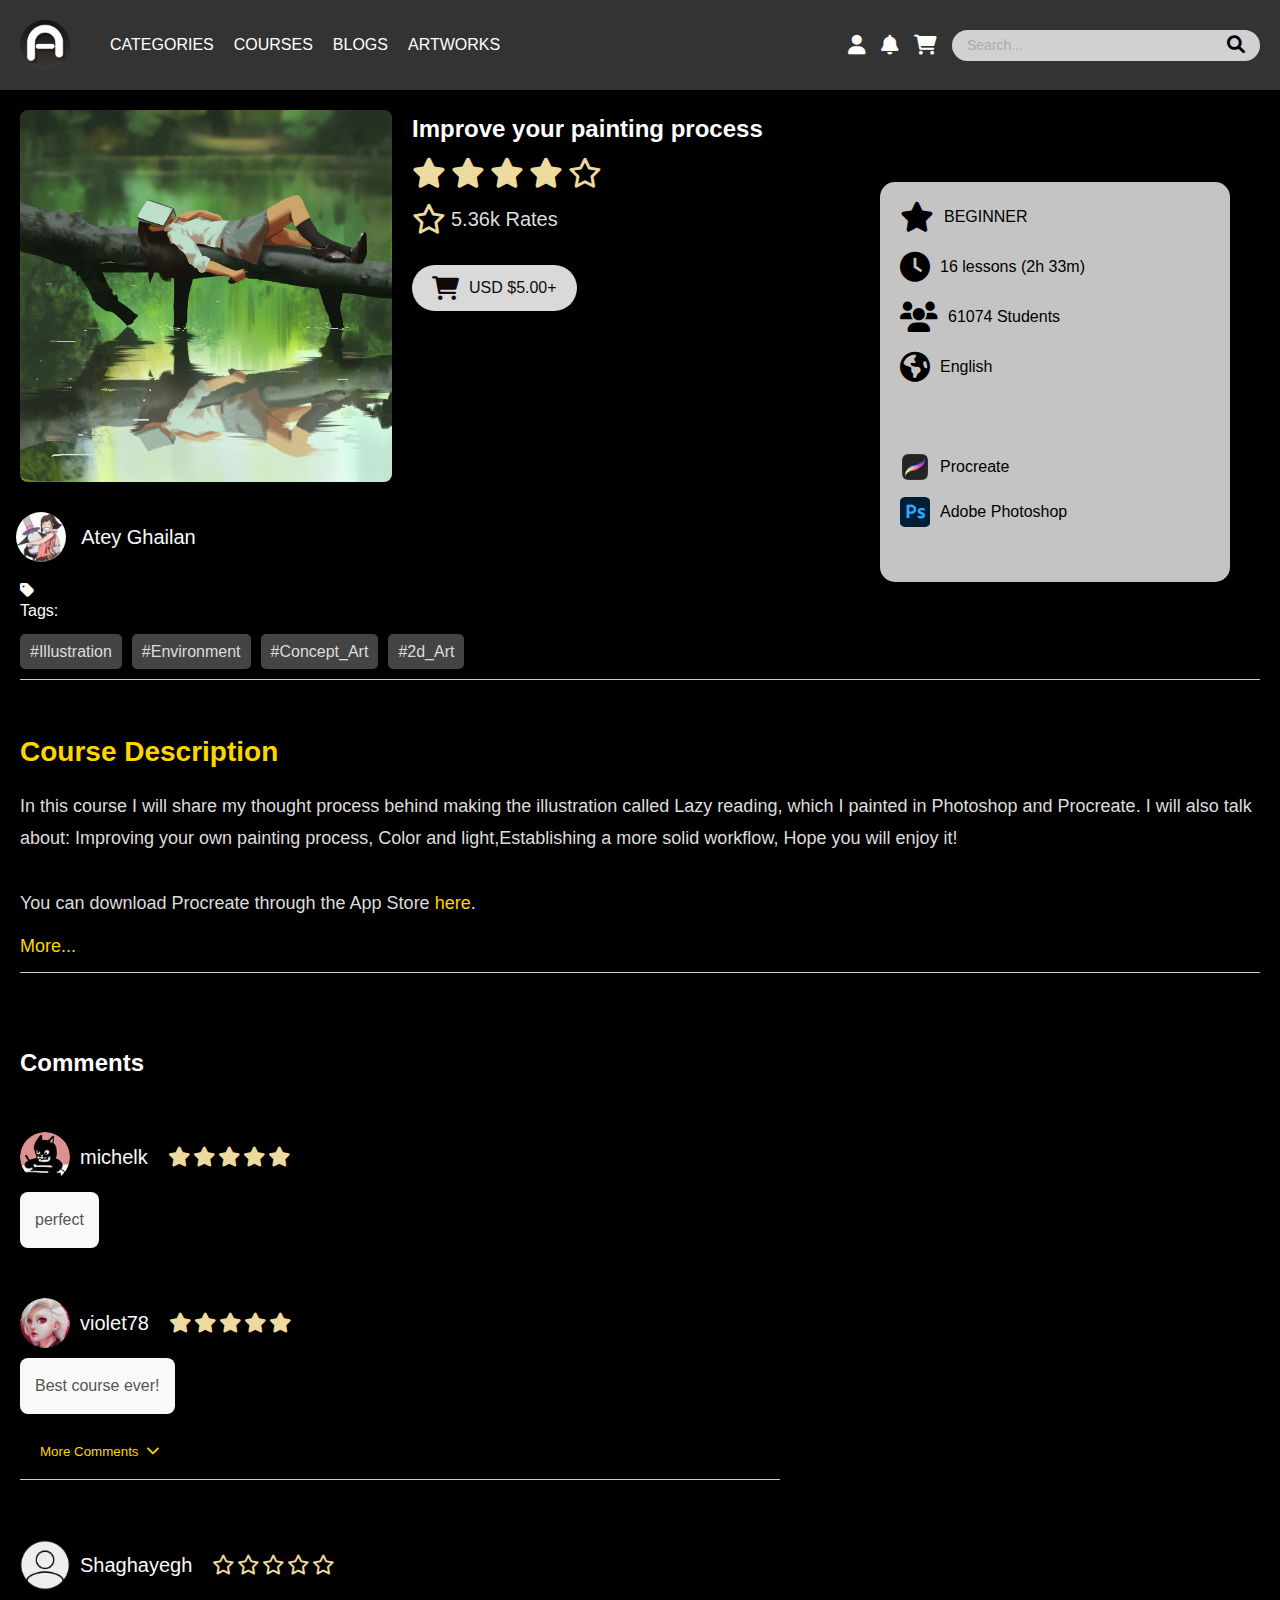
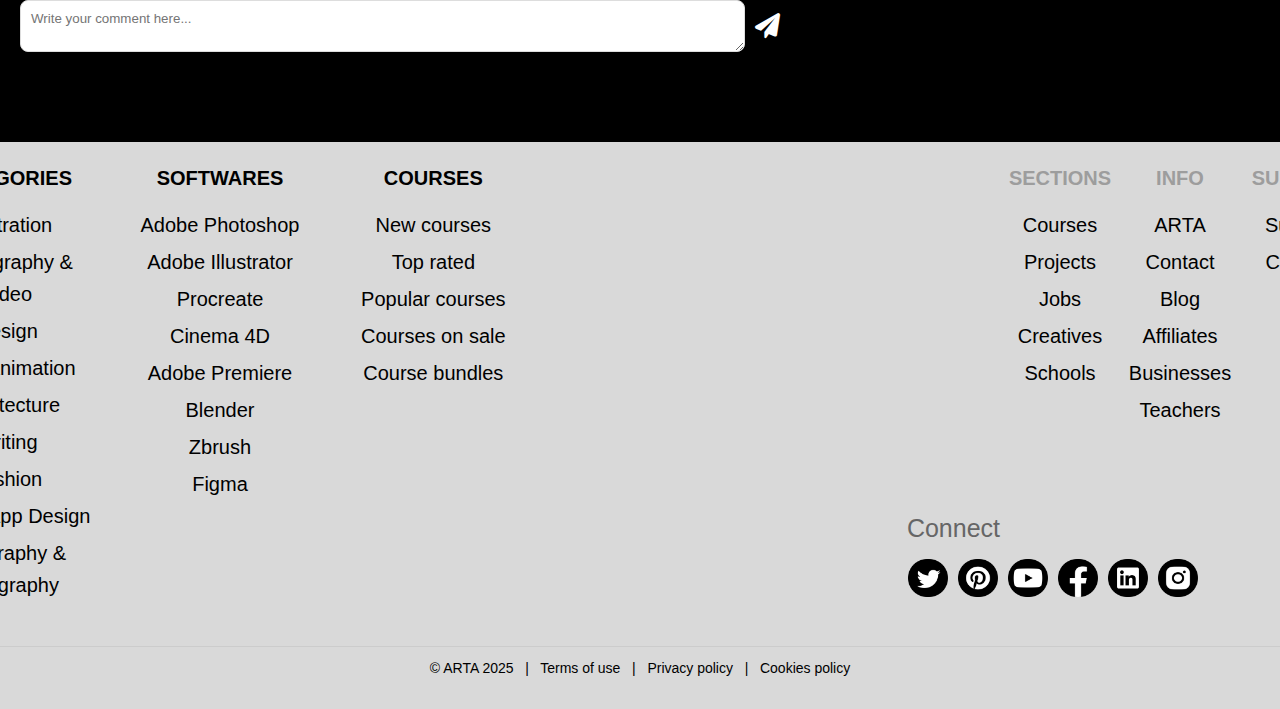
<file: course1.html>
<!DOCTYPE html>
<html lang="fa">
<head>
    <meta charset="UTF-8">
    <meta name="viewport" content="width=device-width, initial-scale=1.0">
    <title>Improve your painting process</title>
    <link rel="stylesheet" href="course1.css">
    <link rel="stylesheet" href="https://cdnjs.cloudflare.com/ajax/libs/font-awesome/6.0.0-beta3/css/all.min.css">
    <link rel="stylesheet" href="https://cdnjs.cloudflare.com/ajax/libs/font-awesome/5.15.4/css/all.min.css">
    <link rel="stylesheet" href="https://cdnjs.cloudflare.com/ajax/libs/font-awesome/6.0.0-beta3/css/all.min.css">
    <link rel="stylesheet" href="https://cdnjs.cloudflare.com/ajax/libs/font-awesome/5.15.4/css/all.min.css">
    
    
</head>
<body>

    
    <header>
        <link rel="stylesheet" href="https://cdnjs.cloudflare.com/ajax/libs/font-awesome/6.0.0/css/all.min.css">
        <div class="header-left">
            <img src="image\Group1.png" alt="Logo" class="logo">
            <nav class="categories-nav">
                <ul>
                    <li><a href="#">CATEGORIES</a></li>
                    <li class="dropdown">
                        <a href="#">COURSES</a>
                        <ul class="dropdown-menu">
                            <li><a href="#">New courses</a></li>
                            <li><a href="#">Top rated</a></li>
                            <li><a href="#">Popular courses</a></li>
                            <li><a href="#">Courses on sale</a></li>
                            <li><a href="#">Course bundles</a></li>
                        </ul>
                    </li>
                    <li><a href="#">BLOGS</a></li>
                    <li><a href="#">ARTWORKS</a></li>
                </ul>
            </nav>
        </div>
    
        <div class="header-right">
            <button class="icon-button">
                <i class="fas fa-user"></i>
            </button>
            <button class="icon-button">
                <i class="fas fa-bell"></i>
            </button>
            <button class="icon-button">
                <i class="fas fa-shopping-cart"></i>
            </button>
            <div class="header-right">
                <div class="search-wrapper">
                    <input type="text" class="search-input" placeholder="Search...">
                    <button class="search-icon"><i class="fa fa-search"></i></button>
                </div>
            </div>
        </div>
    </header>
    
</body>
    <div class="course-body">
        <div class="course-left">
            <img class="course-cover" src="image/file.png" alt="Course Cover">
            <div class="user-info">
                <img class="user-avatar" src="image/bfa45357fa0f2b0ab76e7289cf5e5c06.jpg" alt="User Avatar">
                <span class="user-name"> Atey Ghailan</span>
            </div>
        </div>
        <div class="course-right">
            
            <h2>Improve your painting process</h2>
            <div class="course-rating">
                <i class="fa fa-star star-icon"></i>
                <i class="fa fa-star star-icon"></i>
                <i class="fa fa-star star-icon"></i>
                <i class="fa fa-star star-icon"></i>
                <i class="far fa-star empty-star-icon"></i>
            </div>
            <div class="course-rating-summary">
                <i class="far fa-star empty-star-icon"></i>
                <span class="rating-count">5.36k Rates</span>
            </div>
           
    
            <div class="course-cart-container">
                <i class="fas fa-shopping-cart cart-icon"></i>
                <span class="course-duration">USD $5.00+</span>
            </div>
        </div>
    </div>
    <div class="course-info-container">
       
        <div class="course-info-box">
            <div class="info-item">
                <i class="fas fa-star"></i>
                <span class="info-title">BEGINNER</span>
            </div>
            <div class="info-item">
                <i class="fas fa-clock"></i>
                <span class="info-title">16 lessons (2h 33m)</span>
            </div>
            <div class="info-item">
                <i class="fas fa-users"></i>
                <span class="info-title">61074 Students</span>
            </div>
            <div class="info-item">
                <i class="fas fa-globe-americas"></i>
                <span class="info-title">English</span>
            </div>
            <div class="separator"></div>
            
            <div class="software-container">
                <div class="software-item">
                    <img src="image/Procreate-icon 6.png" alt="Procreate Icon" width="30" height="30">
                    <p>Procreate</p>
                </div>
                <div class="software-item">
                    <img src="image/Procreate-icon 7.png" alt="Adobe Photoshop Icon" width="30" height="30">
                    <p>Adobe Photoshop</p>
                </div>
            </div>
        </div>
    </div>
    <div class="tags-container">
        <i class="icon fa fa-tag"></i>
        <span>Tags:</span>
        <div class="tags">
            <a href="#">#Illustration</a>
            <a href="#">#Environment</a>
            <a href="#">#Concept_Art</a>
            <a href="#">#2d_Art</a>
        </div>
        <div class="divider"></div>
    </div>
    <div class="course-description-container">
        <h2 class="course-title">Course Description</h2>
        <p class="course-text">
            In this course I will share my thought process behind making the illustration called Lazy reading, which I painted in Photoshop and Procreate.
            
            I will also talk about:
            Improving your own painting process, Color and light,Establishing a more solid workflow, Hope you will enjoy it!  
            <br><br>
            You can download Procreate through the App Store <a href="#" class="course-link">here</a>.
            <br>
            <a href="#" class="more-link">More...</a>
        </p>
        <div class="divider"></div>
    </div>
    <section class="comments-section">
        <h2 class="comments-title">Comments</h2>
        
        <div class="comment">
            <div class="profile">
                <img src="image/8c5a902bb589e51b7839733d9d9ceeb0 9.png" alt="User Profile" class="profile-pic">
                <p class="user-name">michelk</p>
                <div class="rating">
                    <i class="fas fa-star"></i>
                    <i class="fas fa-star"></i>
                    <i class="fas fa-star"></i>
                    <i class="fas fa-star"></i>
                    <i class="fas fa-star"></i>
                </div>
            </div>
            <div class="comment-content">
                <p>perfect</p>
            </div>
        </div>

        <div class="comment">
            <div class="profile">
                <img src="image/8c5a902bb589e51b7839733d9d9ceeb0 11.png" alt="User Profile" class="profile-pic">
                <p class="user-name">violet78</p>
                <div class="rating">
                    <i class="fas fa-star"></i>
                    <i class="fas fa-star"></i>
                    <i class="fas fa-star"></i>
                    <i class="fas fa-star"></i>
                    <i class="fas fa-star"></i>
                </div>
            </div>
            <div class="comment-content">
                <p>Best course ever!</p>
            </div>
        </div>

        <div class="comment hidden">
            <div class="profile">
                <img src="image/8c5a902bb589e51b7839733d9d9ceeb0 10.png" alt="User Profile" class="profile-pic">
                <p class="user-name">xixio</p>
                <div class="rating">
                    <i class="fas fa-star"></i>
                    <i class="fas fa-star"></i>
                    <i class="fas fa-star"></i>
                    <i class="fas fa-star"></i>
                    <i class="far fa-star"></i>
                </div>
            </div>
            <div class="comment-content">
                <p>Nice! It was a good experience!.</p>
            </div>
        </div>
        <button class="more-comments">
            More Comments
            <i class="fas fa-chevron-down"></i>
        </button>
        <div class="divider"></div>
        <div class="add-comment">
            <div class="profile">
                <img src="image/Avatar.png" alt="User Profile" class="profile-pic">
                <p class="user-name">Shaghayegh</p>
                <div class="rating">
                    <i class="far fa-star"></i>
                    <i class="far fa-star"></i>
                    <i class="far fa-star"></i>
                    <i class="far fa-star"></i>
                    <i class="far fa-star"></i>
                </div>
            </div>
            <div class="comment-input-container">
                <textarea class="comment-input" placeholder="Write your comment here..."></textarea>
                <button class="send-button" type="submit">
                    <i class="fas fa-paper-plane"></i>
                </button>
            </div>
        </div>
    </section>
    <footer>
        <div class="footer-container">
            
            <div class="footer-left">
                <div class="footer-column">
                    <h3>CATEGORIES</h3>
                    <p>Illustration</p>
                <p>Photography & Video</p>
                <p>Design</p>
                <p>3D & Animation</p>
                <p>Architecture</p>
                <p>Writing</p>
                <p>Fashion</p>
                <p>Web & App Design</p>
                <p>Calligraphy & Typography</p>
                </div>
                <div class="footer-column">
                    <h3>SOFTWARES</h3>
                    <p>Adobe Photoshop</p>
                <p>Adobe Illustrator</p>
                <p>Procreate</p>
                <p>Cinema 4D</p>
                <p>Adobe Premiere</p>
                <p>Blender</p>
                <p>Zbrush</p>
                <p>Figma</p>
                </div>
                <div class="footer-column">
                    <h3>COURSES</h3>
                    <p>New courses</p>
                    <p>Top rated</p>
                    <p>Popular courses</p>
                    <p>Courses on sale</p>
                    <p>Course bundles</p>
                </div>
            </div>
    
            <div class="footer-right">
                <div class="footer-column">
                    <h3>SECTIONS</h3>
                    <p>Courses</p>
                    <p>Projects</p>
                    <p>Jobs</p>
                    <p>Creatives</p>
                    <p>Schools</p>
                </div>
                <div class="footer-column">
                    <h3>INFO</h3>
                    <p>ARTA</p>
                    <p>Contact</p>
                    <p>Blog</p>
                    <p>Affiliates</p>
                    <p>Businesses</p>
                    <p>Teachers</p>
                </div>
                <div class="footer-column">
                    <h3>SUPPORT</h3>
                    <p>Support</p>
                    <p>Contact</p>
                </div>
            </div>
        </div>
            <div class="footer-container">
                <div class="footer-left">
                    
                </div>
                <div class="footer-right">
                    
                </div>
                    <div class="footer-container">
                        <div class="footer-left">
                           
                        </div>
                        <div class="footer-right">
                            
                        </div>
                    </div>
                    <footer>
                        <div class="footer-container">
                            <div class="footer-left">
                               
                            </div>
                            <div class="footer-right">
                                
                            </div>
                        </div>
                        
                        <div class="footer-social-icons">
                            <h3 class="social-title">Connect</h3>
                            <div class="social-icons">
                                <a href="https://twitter.com" target="_blank">
                                    <img src="image/Twitter.png" alt="Twitter">
                                </a>
                                <a href="https://pinterest.com" target="_blank">
                                    <img src="image/Pinterest.png" alt="Pinterest">
                                </a>
                                <a href="https://youtube.com" target="_blank">
                                    <img src="image/YouTube.png" alt="YouTube">
                                </a>
                                <a href="https://facebook.com" target="_blank">
                                    <img src="image/Facebook.png" alt="Facebook">
                                </a>
                                <a href="https://linkedin.com" target="_blank">
                                    <img src="image/LinkedIn.png" alt="LinkedIn">
                                </a>
                                <a href="https://instagram.com" target="_blank">
                                    <img src="image/Instagram.png" alt="Instagram">
                                </a>
                            </div>
                        </div>
                </div>
            </div>
        </div>
        <div class="footer-bottom">
            <p>© ARTA 2025 &nbsp; | &nbsp; <a href="#">Terms of use</a> &nbsp; | &nbsp; <a href="#">Privacy policy</a> &nbsp; | &nbsp; <a href="#">Cookies policy</a></p>
        </div>        
    <script src="course1.js"></script>
</body>
</html>
</file>
<file: course1.css>
* {
    margin: 0;
    padding: 0;
    box-sizing: border-box;
}

body {
    font-family: Arial, sans-serif;
    background-color: black;
    color: white;
    line-height: 1.6;
}

header {
    display: flex;
    justify-content: space-between;
    align-items: center;
    padding: 20px;
    background-color: #333;
    color: white;
}


.header-center {
    flex: 1; 
    display: flex;
    justify-content: center;
}

.search-wrapper {
    display: flex;
    align-items: center;
    background-color: #d1d1d1;
    border-radius: 20px;
    padding: 5px 15px;
    gap: 10px; 
}

.search-input {
    border: none;
    background-color: transparent;
    color: rgb(0, 0, 0);
    outline: none;
    width: 250px; 
    font-size: 14px;
    font-family: Arial, sans-serif;
}

.search-input::placeholder {
    color: #aaa;
}

.search-icon {
    background: none;
    border: none;
    color: rgb(0, 0, 0);
    cursor: pointer;
    font-size: 18px;
    transition: color 0.2s ease, transform 0.2s ease;
}

.search-icon:hover {
    color: #ffd500;
    transform: scale(1.1);
}

.header-right {
    display: flex;
    align-items: center;
    font-family: 'Fira Sans Extra Condensed', sans-serif;
    gap: 15px; 
}

.header-left {
    display: flex;
    align-items: center;
    gap: 20px; 
}

.icon-button {
    background: none;
    border: none;
    color: white;
    cursor: pointer;
    font-size: 20px;
    transition: transform 0.2s ease, color 0.2s ease;
}

.icon-button:hover {
    color: #ffd500; 
    transform: scale(1.2); 
}


.logo {
    width: 50px;
    height: auto;
    margin-right: 20px;
}


.categories-nav ul {
    display: flex;
    gap: 20px;
    list-style-type: none;
    font-family: 'Fira Sans Extra Condensed', sans-serif;
}

.categories-nav a {
    color: white;
    text-decoration: none;
    font-family: 'Fira Sans Extra Condensed', sans-serif;
    font-size: 16px;
    position: relative; 
}

.categories-nav a::after {
    content: ""; 
    position: absolute;
    bottom: -2px; 
    left: 0;
    width: 0; 
    height: 2px; 
    background-color: #ffd500; 
    transition: width 0.3s ease-in-out; 
}

.categories-nav a:hover::after {
    width: 100%; 
}

.dropdown {
    position: relative; 
}

.dropdown-menu {
    visibility: hidden;
    opacity: 0;
    position: absolute;
    top: 100%;
    left: 0;
    background-color: #333333a7;
    width: 200px;
    border-radius: 8px;
    box-shadow: 0 4px 8px rgba(0, 0, 0, 0.3);
    z-index: 10;
    transition: visibility 0s, opacity 0.3s ease-in-out;
    display: flex;
    flex-direction: column; 
    padding: 10px; 
}


.dropdown-menu li {
    padding: 5px 10px; 
    margin-bottom: 4px; 
    text-align: left;
    list-style: none;
    font-family: 'Fira Sans Extra Condensed', sans-serif;
    font-size: 14px; 
    font-weight: 100; 
    color: white;
}


.dropdown-menu li:last-child {
    margin-bottom: 0;
}


.dropdown-menu li a {
    color: white;
    text-decoration: none;
    display: block; 
    font-size: 15px; 
    margin-bottom: 0;
    padding: 5px 10px !important; 
    margin-bottom: 4px !important; 
}

.dropdown-menu li a:hover {
    background-color: #444; 
    border-radius: 4px; 
}

.dropdown:hover .dropdown-menu {
    visibility: visible; 
    opacity: 1; /
}


.course-details {
    padding: 40px 20px;
}

.course-header {
    text-align: center;
    margin-bottom: 40px;
}

.course-title {
    font-size: 3rem;
    font-family: 'Fira Sans Extra Condensed', sans-serif;
}

.course-subtitle {
    font-size: 1.2rem;
    color: #888;
}

.course-info {
    display: flex;
    justify-content: space-between;
    gap: 20px;
}

.course-image img {
    width: 100%;
    max-width: 500px;
    height: auto;
    border-radius: 8px;
}

.course-description {
    flex: 1;
    color: #ddd;
    font-size: 1.2rem;
}

.course-description h2 {
    font-size: 2rem;
    margin-bottom: 20px;
}


.course-body {
    display: flex; 
    gap: 20px; 
    padding: 20px;
    font-family: 'Fira Sans Extra Condensed', sans-serif;
}


.course-left {
    display: flex;
    flex-direction: column; 
    align-items: center; 
    width: 30%; 
}


.course-cover {
    width: 100%; 
    height: auto;
    border-radius: 8px; 
    margin-bottom: 20px; 
    box-shadow: 0 4px 8px rgba(0, 0, 0, 0.2); 
    font-family: 'Fira Sans Extra Condensed', sans-serif;
}
.course-rating {
    display: flex; 
    justify-content: left; 
    align-items: center;
    margin-top: 10px; 
}

.star-icon {
    font-size: 30px; 
    color: #edda9f; 
    margin-right: 5px; 
}

.star-icon:last-child {
    margin-right: 0; 
}

.course-rating-summary {
    display: flex; 
    align-items: center; 
    justify-content: left; 
    margin-top: 15px; 
    color: #ccc; 
    font-size: 14px; 
}

.empty-star-icon {
    font-size: 30px; 
    color: #edda9f; 
    margin-right: 5px; 
}

.rating-count {
    font-size: 20px; 
    color: #ddd; 
}
.course-cart-container {
    display: flex;
    align-items: center; 
    justify-content: center; 
    gap: 10px; 
    padding: 10px 20px;
    background-color: #D9D9D9; 
    border-radius: 25px; 
    margin-top: 30px; 
    color: #120A0A;
    font-size: 16px;
    width: fit-content; 
    transition: background-color 0.3s ease; 
}

.course-cart-container:hover {
    background-color: #363737; 
    color: #ffd500;
}

.cart-icon {
    font-size: 24px; 
}

.course-duration {
    font-size: 16px; 
}

.course-info-container {
    display: flex;
    justify-content: flex-end;
    padding: 0 50px 100px; 
}

.course-info-box {
    background-color: #C4C4C4;
    border-radius: 15px;
    padding: 20px;
    width: 350px; 
    color: rgb(0, 0, 0);
    display: flex;
    flex-direction: column;
    font-family: 'Fira Sans Extra Condensed', sans-serif;
    gap: 20px;
    margin-top: -300px; 
    position: relative; 
    z-index: 50; 
    margin-top: -400px; 
}

.info-item {
    display: flex;
    align-items: center;
    gap: 10px; 
}

.info-title {
    font-size: 16px;
    
}

.info-item i {
    font-size: 30px; 
    align-items: center; 
    color: #000000;
}
.software-section {
    display: flex;
    gap: 15px;
    margin-top: 50px; 
    flex-direction: column; 
    justify-content: flex-start; 
    
}

.separator {
    height: 30px; 
    width: 100%; 
}
.software-container {
    display: flex;
    flex-direction: column;
    gap: 15px; 
}

.software-item {
    display: flex;
    align-items: center;
    gap: 10px;
}

.software-title {
    font-size: 16px;
    font-weight: bold;
    color: white;
}

.software-upload {
    font-size: 20px;
    color: #ffd500;
    cursor: pointer;
}
.user-info {
    display: flex;
    align-items: center; 
    gap: 15px; 
    margin-top: 10px; 
    font-family: 'Fira Sans Extra Condensed', sans-serif;
    margin-left: -200px; 
}


.user-avatar {
    width: 50px;
    height: 50px;
    border-radius: 50%;
    object-fit: cover;
    border: 0px solid #00bcd4; 
    box-shadow: 0 2px 4px rgba(0, 0, 0, 0.2); 
    font-family: 'Fira Sans Extra Condensed', sans-serif;
}


.user-name {
    font-size: 18px;
    font-weight: bold;
    color: white;
    font-family: 'Fira Sans Extra Condensed', sans-serif;
}

.tags-container {
    display: flex;
    flex-direction: column;
    margin: 40px 20px; 
    font-family: 'Fira Sans Extra Condensed', sans-serif;
    margin-top: -100px; 
}

.tags-title {
    font-size: 20px;
    font-weight: bold;
    color: #ffffff;
    margin-bottom: 10px; 
}

.divider {
    width: 100%;
    height: 1px;
    background-color: #cdcdcd;
    margin: 10px 0; 
}

.tags {
    display: flex;
    flex-wrap: wrap; 
    gap: 10px; 
    margin-top: 10px;
}

.tags a {
    background-color: #444;
    padding: 5px 10px;
    border-radius: 5px;
    color: #ddd;
    text-decoration: none;
    font-size: 16px;
    transition: background-color 0.3s ease, color 0.3s ease;
}

.tags a:hover {
    background-color: #ffd500;
    color: rgb(0, 0, 0);
}
.course-description-container {
    margin: 30px 20px; 
    font-family: 'Arial', sans-serif; 
    color: #ffffff; 
}

.course-title {
    font-size: 28px; 
    margin-bottom: 15px; 
    color: #ffd500; 
    font-family: 'Fira Sans Extra Condensed', sans-serif;
}

.course-text {
    font-size: 18px; 
    line-height: 1.8; 
    color: #ddd; 
    font-family: 'Fira Sans Extra Condensed', sans-serif;
}

.course-link {
    color: #ffd500; 
    text-decoration: none; 
    transition: color 0.3s ease; 
}

.course-link:hover {
    color: #ffffff; 
}

.more-link {
    display: block; 
    margin-top: 10px; 
    color: #ffd500; 
    text-decoration: none; 
    transition: color 0.3s ease;
}

.more-link:hover {
    color: #ffffff; 
}

.divider {
    width: 100%;
    height: 1px;
    background-color: #cdcdcd;
    margin: 10px 0; 
}
.comments-section {
    max-width: 800px;
    margin: 50px 0;
    padding: 20px;
    border-radius: 8px;
    box-shadow: 0 2px 5px rgba(0, 0, 0, 0.1);
    text-align: left;
}

.comments-title {
    font-size: 24px;
    margin-bottom:0px;
    margin-top: 1px; 
    text-align: left;
    color: #ffffff;
    font-family: 'Fira Sans Extra Condensed', sans-serif;
}

.comment {
    display: flex;
    flex-direction: column;
    align-items: flex-start;
    gap: 10px;
    margin-bottom: 20px;
    padding-bottom: 20px;
    border-bottom: 1px solid #ddd;
    font-family: 'Fira Sans Extra Condensed', sans-serif;
    margin-bottom: 20px;
}

.profile {
    display: flex;
    align-items: center;
    flex-direction: row;
    gap: 10px;
    width: 100%;
    margin-top: 50px; 
}

.profile-pic {
    width: 50px;
    height: 50px;
    border-radius: 50%;
}

.user-name {
    font-size: 20px;
    color: #fafafa;
    margin: 0;
    font-family: 'Fira Sans Extra Condensed', sans-serif;
    font-weight: 500;
}

.rating {
    display: flex;
    gap: 2px;
    margin-left: 10px;
}

.rating i {
    color: #edda9f;
    font-size: 20px;
}

.comment-content {
    background: #f9f9f9;
    padding: 15px;
    border-radius: 8px;
    color: #555;
    display: inline-block; 
    word-wrap: break-word; 
}

.comment-content p {
    margin: 0;
    word-wrap: break-word;
}
.hidden {
    display: none;
}

.more-comments {
    background-color: transparent;
    color: #ffd500;
    border: none;
    padding: 10px 20px;
    border-radius: 5px;
    cursor: pointer;
    margin-top: 20px;
    display: flex;
    align-items: center;
    gap: 8px; 
}

.more-comments:hover {
    color: #ffffff;
}


.comment, .add-comment {
    border-bottom: none; 
    margin-bottom: 0; 
    padding-bottom: 0; 
}

.more-comments:hover {
    color: #ffffff;
}
.comment.last-comment {
    border-bottom: none;
    margin-bottom: 0;
    padding-bottom: 0;
}
.add-comment {
    display: flex;
    flex-direction: column;
    gap: 10px;
    margin-bottom: 20px;
}

.comment-input-container {
    display: flex;
    align-items: center;
    gap: 10px;
}

.comment-input {
    flex-grow: 1;
    padding: 10px;
    border-radius: 8px;
    border: 1px solid #ddd;
    font-family: 'Fira Sans Extra Condensed', sans-serif;
}

.send-button {
    background-color: transparent; 
    color: #ffffff;
    border: none;
    padding: 0; 
    cursor: pointer; 
    display: flex;
    align-items: center;
    justify-content: center;
}
.send-button i {
    font-size: 25px;
}

.send-button:hover {
    color: #ffd500;
}

footer {
    background-color: #D9D9D9;
    color: rgb(0, 0, 0);
    padding: 20px 0;
    text-align: center;
    
}

.footer-container {
    max-width: 1200px;
    margin: 0 auto;
    display: flex;
    justify-content: space-between;
    flex-wrap: wrap;
}

.footer-left {
    display: flex;
    justify-content: space-between;
    font-family: 'Fira Sans Extra Condensed', sans-serif;
    width: 50%;
    margin-left: -120px; 
    gap: 40px; 
}

.footer-right {
    display: flex;
    justify-content: space-between;
    font-family: 'Fira Sans Extra Condensed', sans-serif;
    color: rgb(157, 157, 157);
    width: 30%;
    margin-right: -120px; 
}

.footer-column {
    width: 50%; 
}

.footer-column h3 {
    margin-bottom: 15px;
    font-size: 20px;
}

.footer-column p {
    margin: 5px 0;
    font-size: 20px;
    color: rgb(0, 0, 0);
    transition: color 0.3s ease, transform 0.3s ease;
    cursor: pointer; 
}

.footer-column p:hover {
    color: rgb(50, 50, 50); 
    transform: scale(1.1); 
}

.footer-column ul {
    list-style: none;
    padding-left: 0;
}

.footer-column ul li a {
    color: white;
    text-decoration: none;
    transition: color 0.3s ease, transform 0.3s ease;
}

.footer-column ul li a:hover {
    color: rgb(50, 50, 50); 
    transform: scale(1.1); 
}

footer {
    position: relative; 
}

.footer-social-icons {
    display: flex;
    flex-direction: column;
    align-items: center; 
    gap: 10px; 
    padding: 20px; 
    position: absolute;
    bottom: 20px; 
    right: 20px; 
}


.social-title {
    font-size: 25px; 
    font-weight: 100; 
    align-items: L;
    margin: 0; 
    color: #666666; 
    text-align: center; 
    justify-content: flex-start;
    margin-right: 200PX;
}


.social-icons {
    display: flex; 
    gap: 10px; 
}


.footer-social-icons img {
    width: 40px; 
    height: 40px; 
    object-fit: contain;
    transition: transform 0.2s ease;
}

.footer-social-icons img:hover {
    transform: scale(1.2); 
}
.footer-bottom {
    text-align: center;
    padding: 10px 0;
    background-color: #D9D9D9; 
    font-family: 'Fira Sans Extra Condensed', sans-serif;
    font-size: 14px;
    color: rgb(0, 0, 0);
    border-top: 1px solid #ccc; 
}

.footer-bottom a {
    color: rgb(0, 0, 0);
    text-decoration: none;
}

.footer-bottom a:hover {
    text-decoration: underline;
}
</file>
